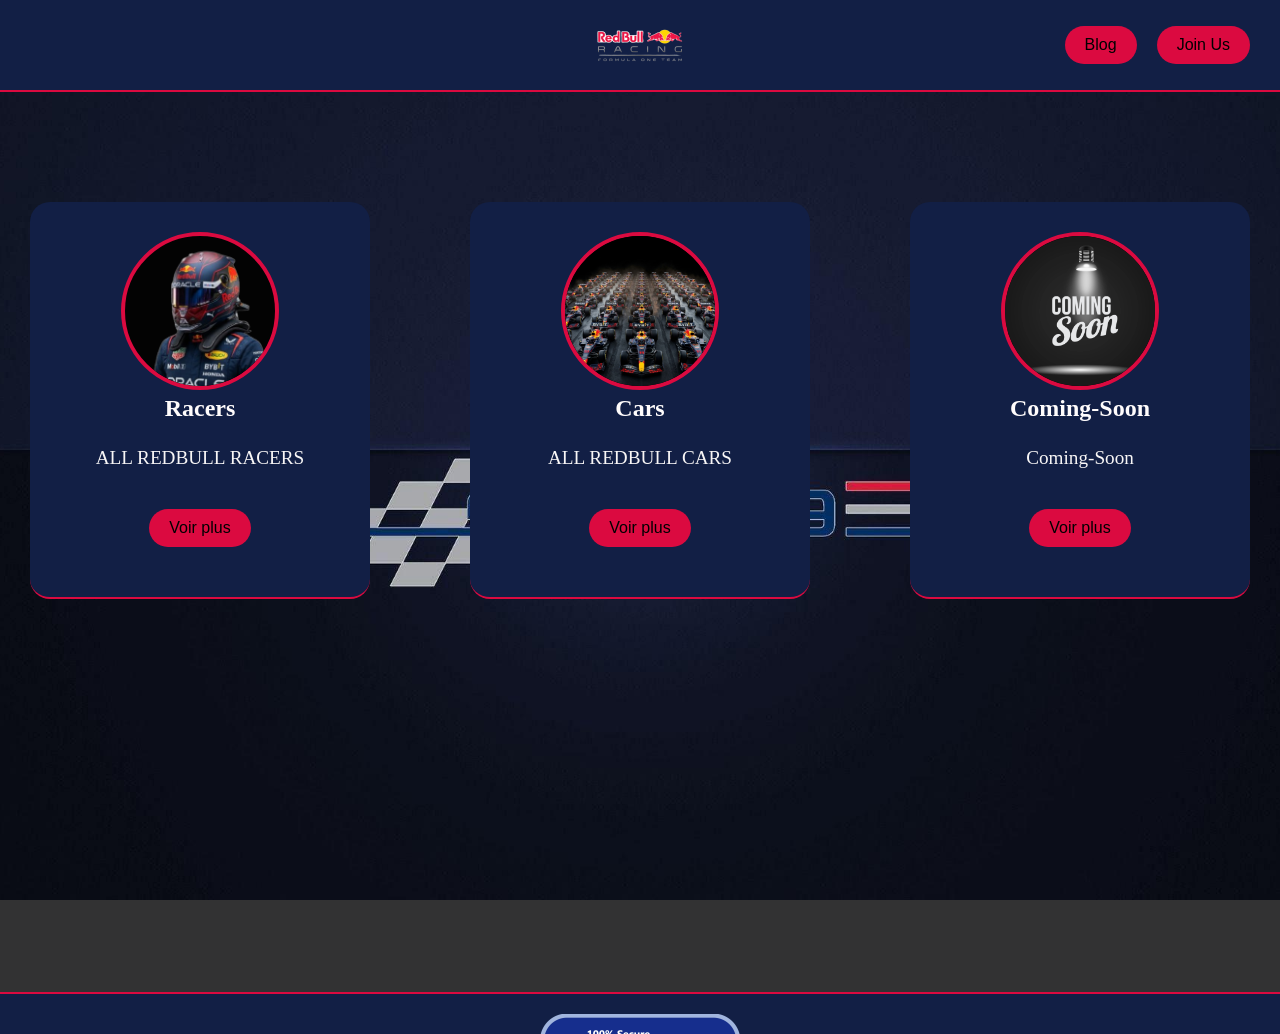
<file: index.html>
<!DOCTYPE html>
<html lang="en">
<head>
<meta charset="UTF-8">
<meta http-equiv="refresh" content="0; url=home-page/home-page.html">
<title>Red Bull</title>
</head>
<body>
<a href="home-page/home-page.html">Enter site</a>
</body>
</html>
</file>
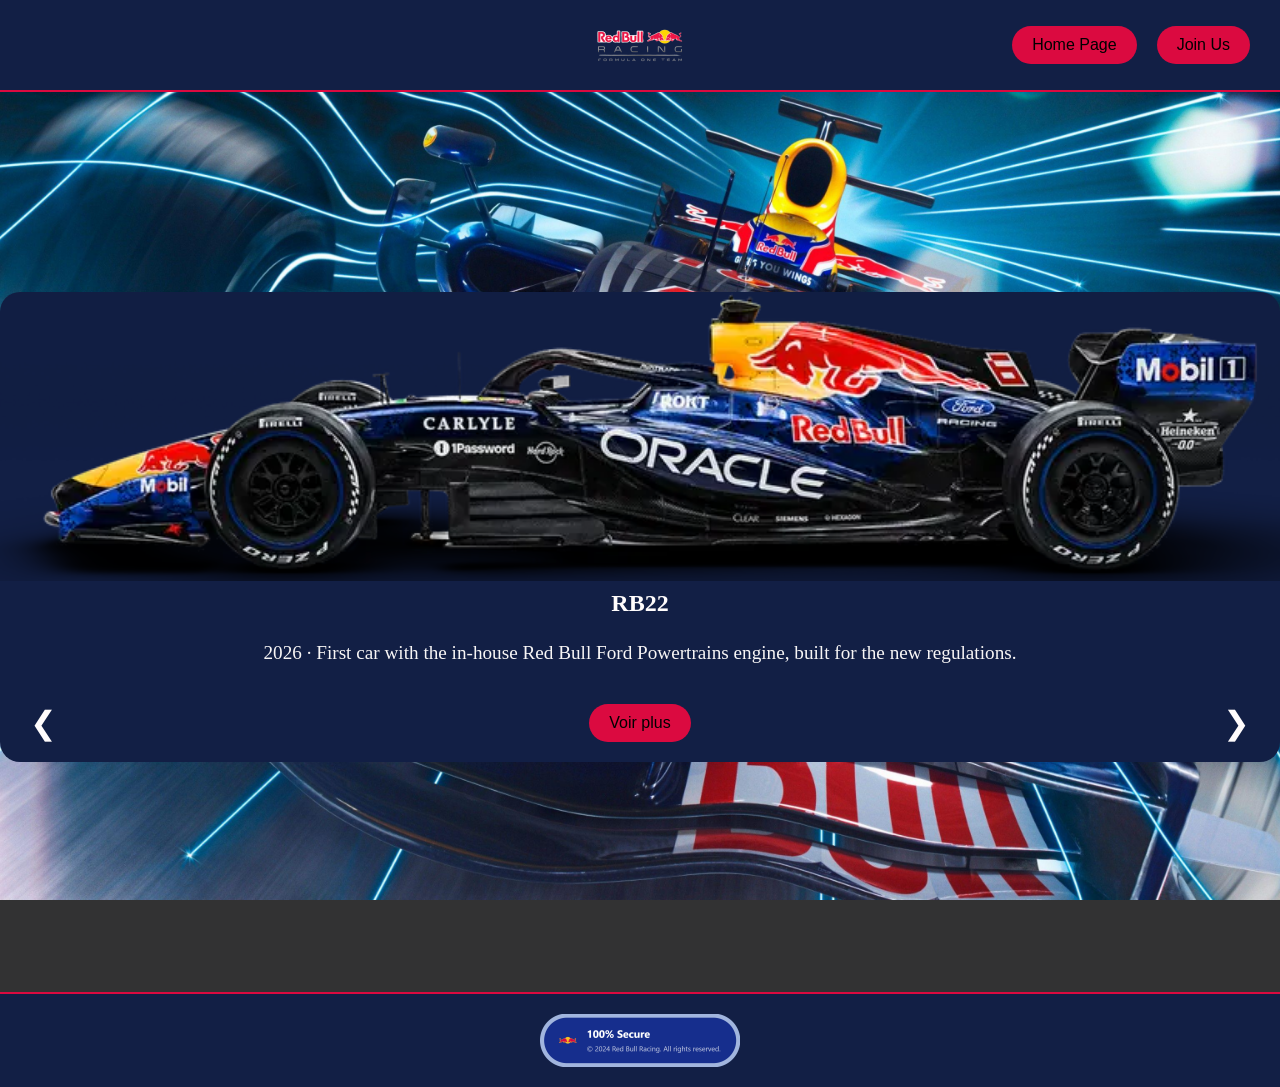
<file: car-page/car-page.html>
<!DOCTYPE html>
<html lang="en">
<head>
    <meta charset="UTF-8">
    <meta name="viewport" content="width=device-width, initial-scale=1.0">
    <title>Document</title>
    <link rel="stylesheet" href="car-page.css">
    <style>
        body {
            background-image: url(../imgs/bg/wbcar.jpg);
            min-height: 100vh;
            background-size: cover;
            background-position: center;
            background-repeat: no-repeat;
            background-attachment: fixed;
        }
    </style>
</head>
<body>
    <div class="header">
            <div class="logo"><img src="../imgs/logo-idk/rb.png"></div>
    <div class="btop">
                    <a href="../home-page/home-page.html">
                        <button class="hover-button">Home Page</button>
                    </a>
                    <a href="https://www.mydigitalschool.com/etre-appele">
                        <button class="hover-button">Join Us</button>
                    </a>

    </div>
</div>
    <div class="container">
        <div class="boxs">
            <div class="box" id="rb22">
                <img src="../imgs/cars/fullveh/rb22.webp" alt="RB22">
                <h2>RB22</h2>
                <p>2026 · First car with the in-house Red Bull Ford Powertrains engine, built for the new regulations.</p>
                <div class="row">
                    <a href="#rb1">&#10094;</a>
                    <button class="hover-button">Voir plus</button>
                    <a href="#rb21">&#10095;</a>
                </div>
            </div>
            <div class="box" id="rb21">
                <img src="../imgs/cars/fullveh/rb21.webp" alt="RB21">
                <h2>RB21</h2>
                <p>2025 · Last Honda-powered Red Bull. Verstappen missed the title by just 2 points.</p>
                <div class="row">
                    <a href="#rb22">&#10094;</a>
                    <button class="hover-button">Voir plus</button>
                    <a href="#rb20">&#10095;</a>
                </div>
            </div>
            <div class="box" id="rb20">
                <img src="../imgs/cars/fullveh/rb20.webp" alt="RB20">
                <h2>RB20</h2>
                <p>2024 · 9 wins and Verstappen's 4th drivers' title in a row.</p>
                <div class="row">
                    <a href="#rb21">&#10094;</a>
                    <button class="hover-button">Voir plus</button>
                    <a href="#rb19">&#10095;</a>
                </div>
            </div>
            <div class="box" id="rb19">
                <img src="../imgs/cars/fullveh/rb19.webp" alt="RB19">
                <h2>RB19</h2>
                <p>2023 · Won 21 of 22 races, the most dominant car in F1 history.</p>
                <div class="row">
                    <a href="#rb20">&#10094;</a>
                    <button class="hover-button">Voir plus</button>
                    <a href="#rb18">&#10095;</a>
                </div>
            </div>
            <div class="box" id="rb18">
                <img src="../imgs/cars/fullveh/rb18.webp" alt="RB18">
                <h2>RB18</h2>
                <p>2022 · Ground-effect era opener. 17 wins and both championships.</p>
                <div class="row">
                    <a href="#rb19">&#10094;</a>
                    <button class="hover-button">Voir plus</button>
                    <a href="#rb16b">&#10095;</a>
                </div>
            </div>
            <div class="box" id="rb16b">
                <img src="../imgs/cars/fullveh/rb16b.webp" alt="RB16B">
                <h2>RB16B</h2>
                <p>2021 · 11 wins and Verstappen's first world title, decided in Abu Dhabi.</p>
                <div class="row">
                    <a href="#rb18">&#10094;</a>
                    <button class="hover-button">Voir plus</button>
                    <a href="#rb16">&#10095;</a>
                </div>
            </div>
            <div class="box" id="rb16">
                <img src="../imgs/cars/fullveh/rb16.webp" alt="RB16">
                <h2>RB16</h2>
                <p>2020 · 2 wins in a shortened season, runner-up to Mercedes.</p>
                <div class="row">
                    <a href="#rb16b">&#10094;</a>
                    <button class="hover-button">Voir plus</button>
                    <a href="#rb15">&#10095;</a>
                </div>
            </div>
            <div class="box" id="rb15">
                <img src="../imgs/cars/fullveh/rb15.webp" alt="RB15">
                <h2>RB15</h2>
                <p>2019 · First Honda-powered Red Bull. 3 wins with Verstappen.</p>
                <div class="row">
                    <a href="#rb16">&#10094;</a>
                    <button class="hover-button">Voir plus</button>
                    <a href="#rb14">&#10095;</a>
                </div>
            </div>
            <div class="box" id="rb14">
                <img src="../imgs/cars/fullveh/rb14.webp" alt="RB14">
                <h2>RB14</h2>
                <p>2018 · Last Renault-powered Red Bull. 4 wins.</p>
                <div class="row">
                    <a href="#rb15">&#10094;</a>
                    <button class="hover-button">Voir plus</button>
                    <a href="#rb13">&#10095;</a>
                </div>
            </div>
            <div class="box" id="rb13">
                <img src="../imgs/cars/fullveh/rb13.webp" alt="RB13">
                <h2>RB13</h2>
                <p>2017 · Wider cars, bigger tyres. 3 wins.</p>
                <div class="row">
                    <a href="#rb14">&#10094;</a>
                    <button class="hover-button">Voir plus</button>
                    <a href="#rb12">&#10095;</a>
                </div>
            </div>
            <div class="box" id="rb12">
                <img src="../imgs/cars/fullveh/rb12.webp" alt="RB12">
                <h2>RB12</h2>
                <p>2016 · Verstappen's first F1 win, on his Red Bull debut in Spain.</p>
                <div class="row">
                    <a href="#rb13">&#10094;</a>
                    <button class="hover-button">Voir plus</button>
                    <a href="#rb11">&#10095;</a>
                </div>
            </div>
            <div class="box" id="rb11">
                <img src="../imgs/cars/fullveh/rb11.webp" alt="RB11">
                <h2>RB11</h2>
                <p>2015 · A tough winless season, 4th in the constructors'.</p>
                <div class="row">
                    <a href="#rb12">&#10094;</a>
                    <button class="hover-button">Voir plus</button>
                    <a href="#rb10">&#10095;</a>
                </div>
            </div>
            <div class="box" id="rb10">
                <img src="../imgs/cars/fullveh/rb10.webp" alt="RB10">
                <h2>RB10</h2>
                <p>2014 · First V6 hybrid Red Bull. Ricciardo took 3 wins.</p>
                <div class="row">
                    <a href="#rb11">&#10094;</a>
                    <button class="hover-button">Voir plus</button>
                    <a href="#rb9">&#10095;</a>
                </div>
            </div>
            <div class="box" id="rb9">
                <img src="../imgs/cars/fullveh/rb9.webp" alt="RB9">
                <h2>RB9</h2>
                <p>2013 · 13 wins, Vettel won 9 in a row for his 4th title.</p>
                <div class="row">
                    <a href="#rb10">&#10094;</a>
                    <button class="hover-button">Voir plus</button>
                    <a href="#rb8">&#10095;</a>
                </div>
            </div>
            <div class="box" id="rb8">
                <img src="../imgs/cars/fullveh/rb8.webp" alt="RB8">
                <h2>RB8</h2>
                <p>2012 · 7 wins and a third straight double championship.</p>
                <div class="row">
                    <a href="#rb9">&#10094;</a>
                    <button class="hover-button">Voir plus</button>
                    <a href="#rb7">&#10095;</a>
                </div>
            </div>
            <div class="box" id="rb7">
                <img src="../imgs/cars/fullveh/rb7.webp" alt="RB7">
                <h2>RB7</h2>
                <p>2011 · Blown-diffuser master. 12 wins and 18 poles.</p>
                <div class="row">
                    <a href="#rb8">&#10094;</a>
                    <button class="hover-button">Voir plus</button>
                    <a href="#rb6">&#10095;</a>
                </div>
            </div>
            <div class="box" id="rb6">
                <img src="../imgs/cars/fullveh/rb6.webp" alt="RB6">
                <h2>RB6</h2>
                <p>2010 · 9 wins and Red Bull's first drivers' and constructors' titles.</p>
                <div class="row">
                    <a href="#rb7">&#10094;</a>
                    <button class="hover-button">Voir plus</button>
                    <a href="#rb5">&#10095;</a>
                </div>
            </div>
            <div class="box" id="rb5">
                <img src="../imgs/cars/fullveh/rb5.webp" alt="RB5">
                <h2>RB5</h2>
                <p>2009 · Red Bull's first win, with Vettel in China. 6 wins total.</p>
                <div class="row">
                    <a href="#rb6">&#10094;</a>
                    <button class="hover-button">Voir plus</button>
                    <a href="#rb4">&#10095;</a>
                </div>
            </div>
            <div class="box" id="rb4">
                <img src="../imgs/cars/fullveh/rb4.webp" alt="RB4">
                <h2>RB4</h2>
                <p>2008 · Coulthard's final season, with a podium in Canada.</p>
                <div class="row">
                    <a href="#rb5">&#10094;</a>
                    <button class="hover-button">Voir plus</button>
                    <a href="#rb3">&#10095;</a>
                </div>
            </div>
            <div class="box" id="rb3">
                <img src="../imgs/cars/fullveh/rb3.webp" alt="RB3">
                <h2>RB3</h2>
                <p>2007 · First Adrian Newey design and first Renault engine.</p>
                <div class="row">
                    <a href="#rb4">&#10094;</a>
                    <button class="hover-button">Voir plus</button>
                    <a href="#rb2">&#10095;</a>
                </div>
            </div>
            <div class="box" id="rb2">
                <img src="../imgs/cars/fullveh/rb2.webp" alt="RB2">
                <h2>RB2</h2>
                <p>2006 · Ferrari-powered. First podium for the team, in Monaco.</p>
                <div class="row">
                    <a href="#rb3">&#10094;</a>
                    <button class="hover-button">Voir plus</button>
                    <a href="#rb1">&#10095;</a>
                </div>
            </div>
            <div class="box" id="rb1">
                <img src="../imgs/cars/fullveh/rb1.webp" alt="RB1">
                <h2>RB1</h2>
                <p>2005 · Where it all started. Cosworth V10, 7th in the constructors'.</p>
                <div class="row">
                    <a href="#rb2">&#10094;</a>
                    <button class="hover-button">Voir plus</button>
                    <a href="#rb22">&#10095;</a>
                </div>
            </div>
        </div>
    </div>
<div class="footer">
    <div class="footer-content">
    <img src="../imgs/logo-idk/footer.png">
    </div>
</div>
    
</body>
</html>
</file>
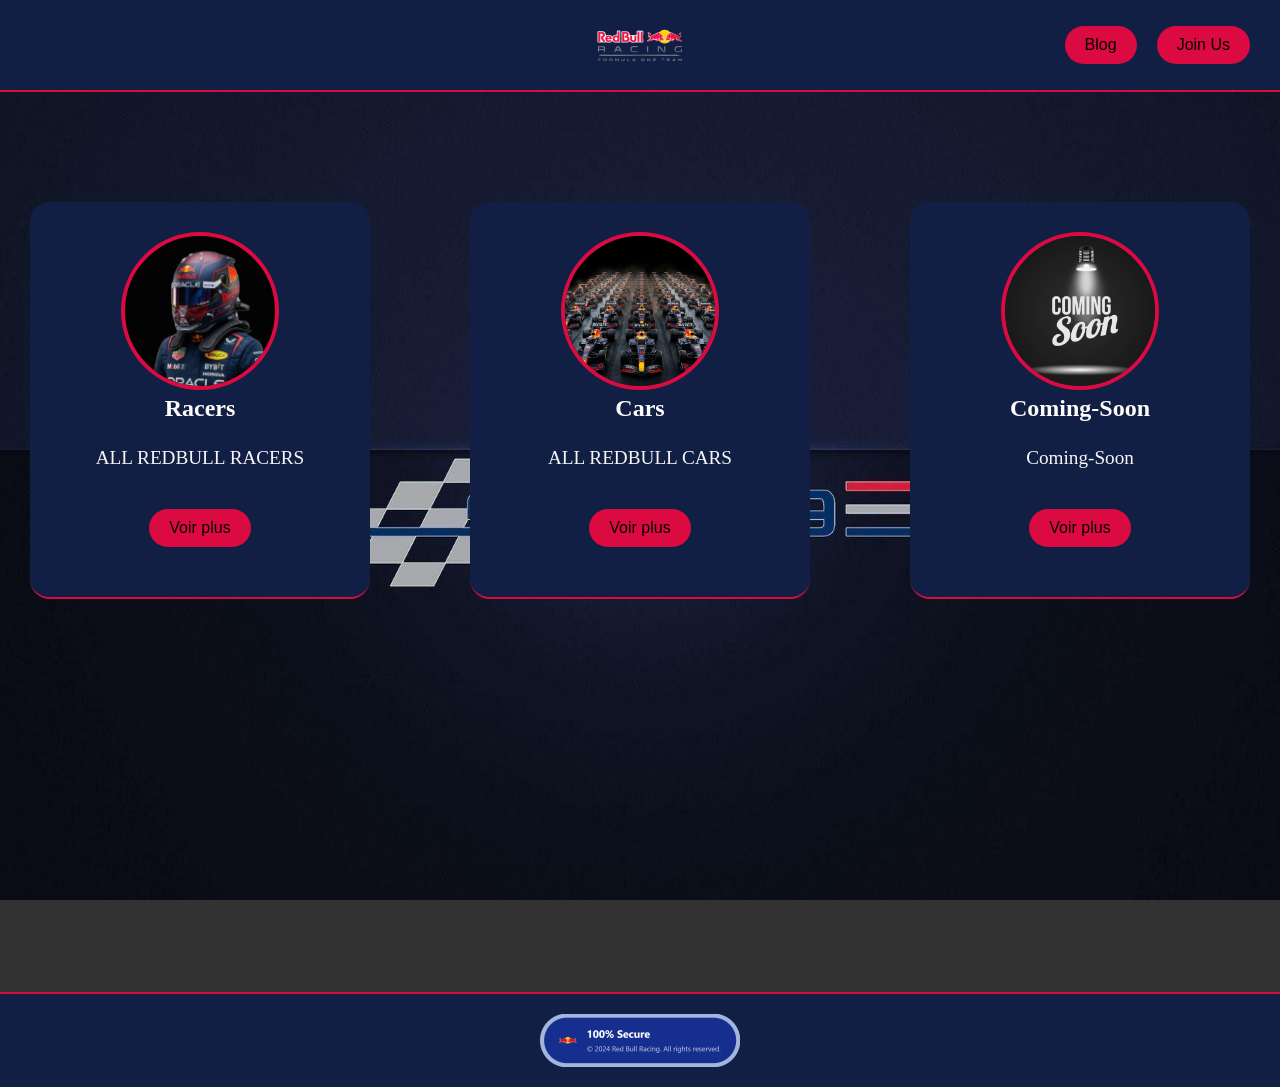
<file: home-page/home-page.html>
<!DOCTYPE html>
<html lang="en">
<head>
    <meta charset="UTF-8">
    <meta name="viewport" content="width=device-width, initial-scale=1.0">
    <title>Document</title>
    <link rel="stylesheet" href="home-page.css">
    <style>
        body {
            background-image: url(../imgs/bg/bghome.jpg);
            min-height: 100vh;
            background-size: cover;
            background-position: center;
            background-repeat: no-repeat;
            background-attachment: fixed;
        }
    </style>
</head>
<body>
    <div class="header">
            <div class="logo"><img src="../imgs/logo-idk/rb.png"></div>
    <div class="btop">
                    <a href="https://www.mydigitalschool.com/">
                        <button class="hover-button">Blog</button>
                    </a>
                    <a href="https://www.mydigitalschool.com/etre-appele">
                        <button class="hover-button">Join Us</button>
                    </a>

    </div>
</div>
    <div class="container">
            <div class="boxs">
                    <div class="box">
    <img src="../imgs/racers/rpfp.png" alt="Red Bull RB20">
    <h2>Racers</h2>
    <p>ALL REDBULL RACERS</p>
    <div class="row">
        <a href="../player-page/players-page.html">
        <button class="hover-button">Voir plus</button>
        </a>
    </div>
</div>
                    <div class="box">
    <img src="../imgs/cars/cpfp.jpg" alt="Red Bull RB20">
    <h2>Cars</h2>
    <p>ALL REDBULL CARS</p>
    <div class="row">
        <a href="../car-page/car-page.html">
        <button class="hover-button">Voir plus</button>
        </a>
    </div>
</div>
                    <div class="box">
    <img src="../imgs/Coming-Soon .jpg" alt="Red Bull RB20">
    <h2>Coming-Soon </h2>
    <p>Coming-Soon </p>
    <div class="row">
        <button class="hover-button">Voir plus</button>
    </div>
</div>
 
            </div>
    </div>

<div class="footer">
    <div class="footer-content">
    <img src="../imgs/logo-idk/footer.png">
    </div>
</div>
    
</body>
</html>
</file>
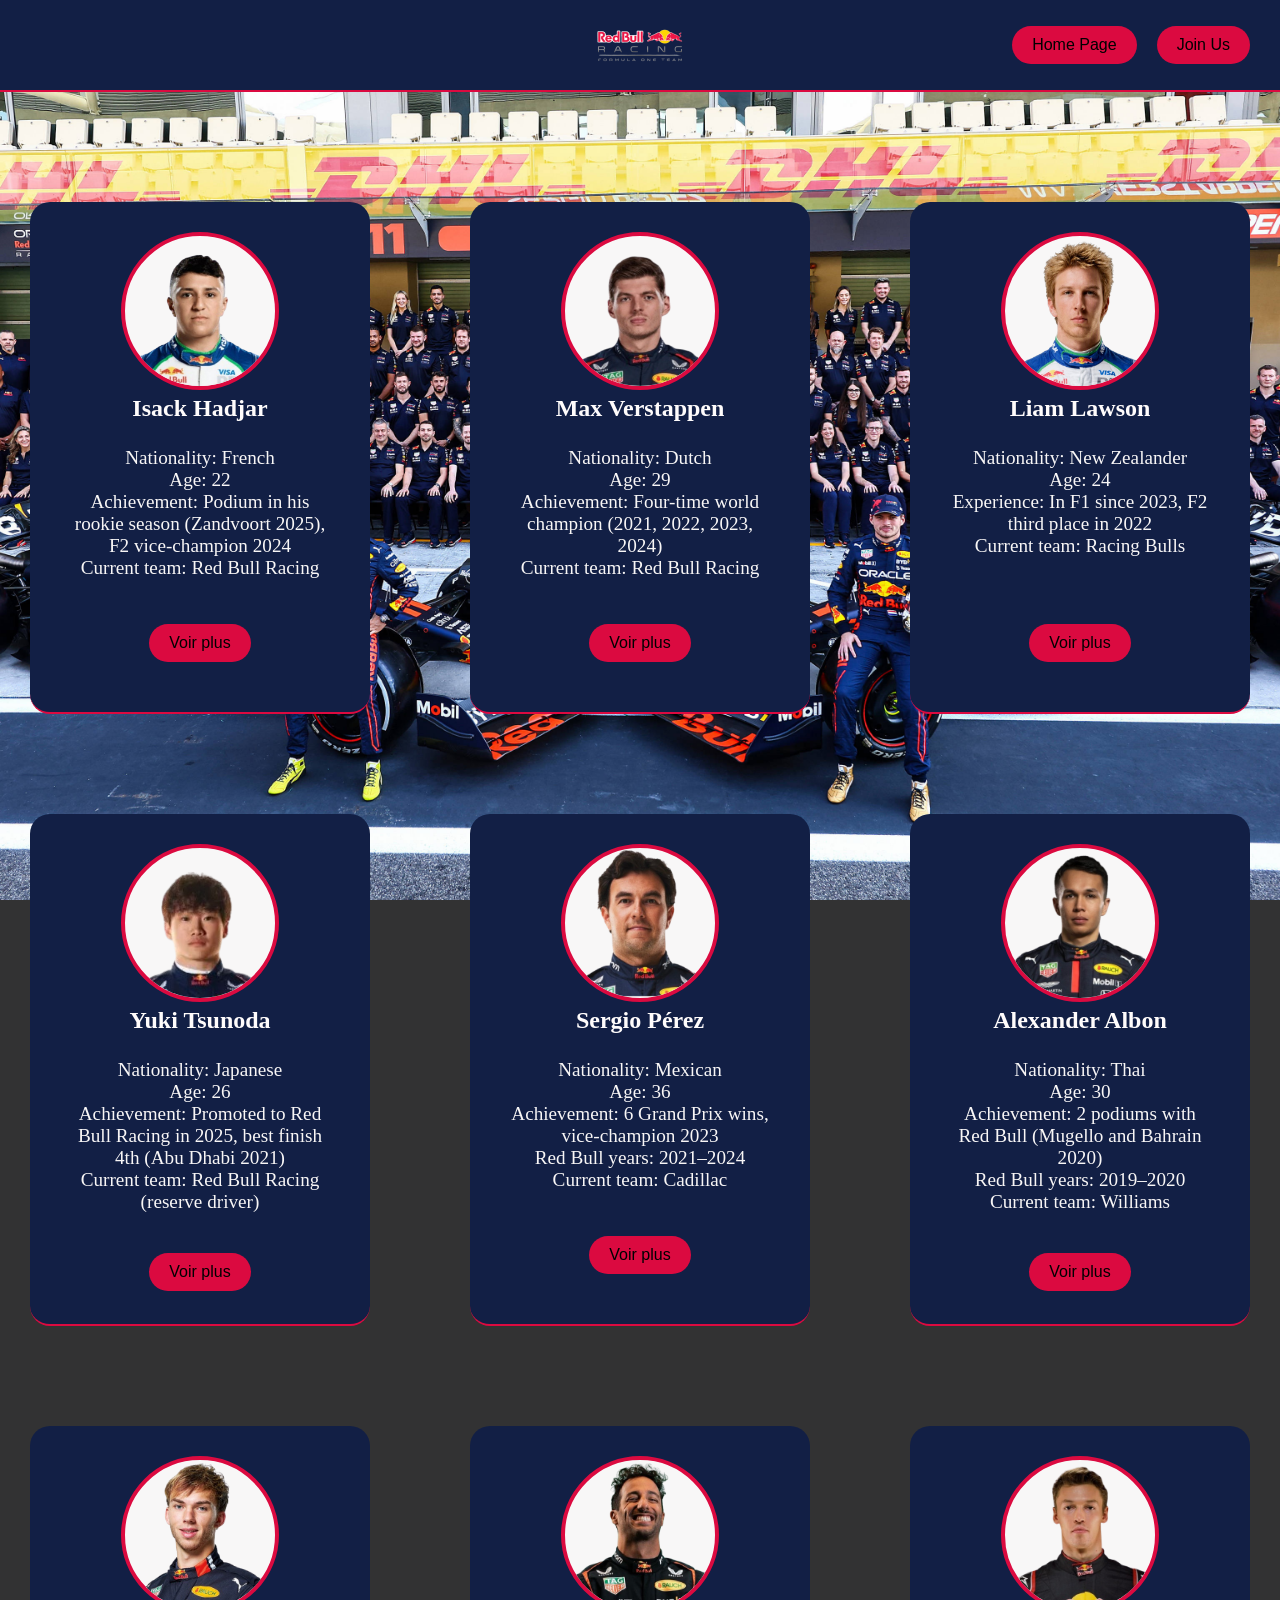
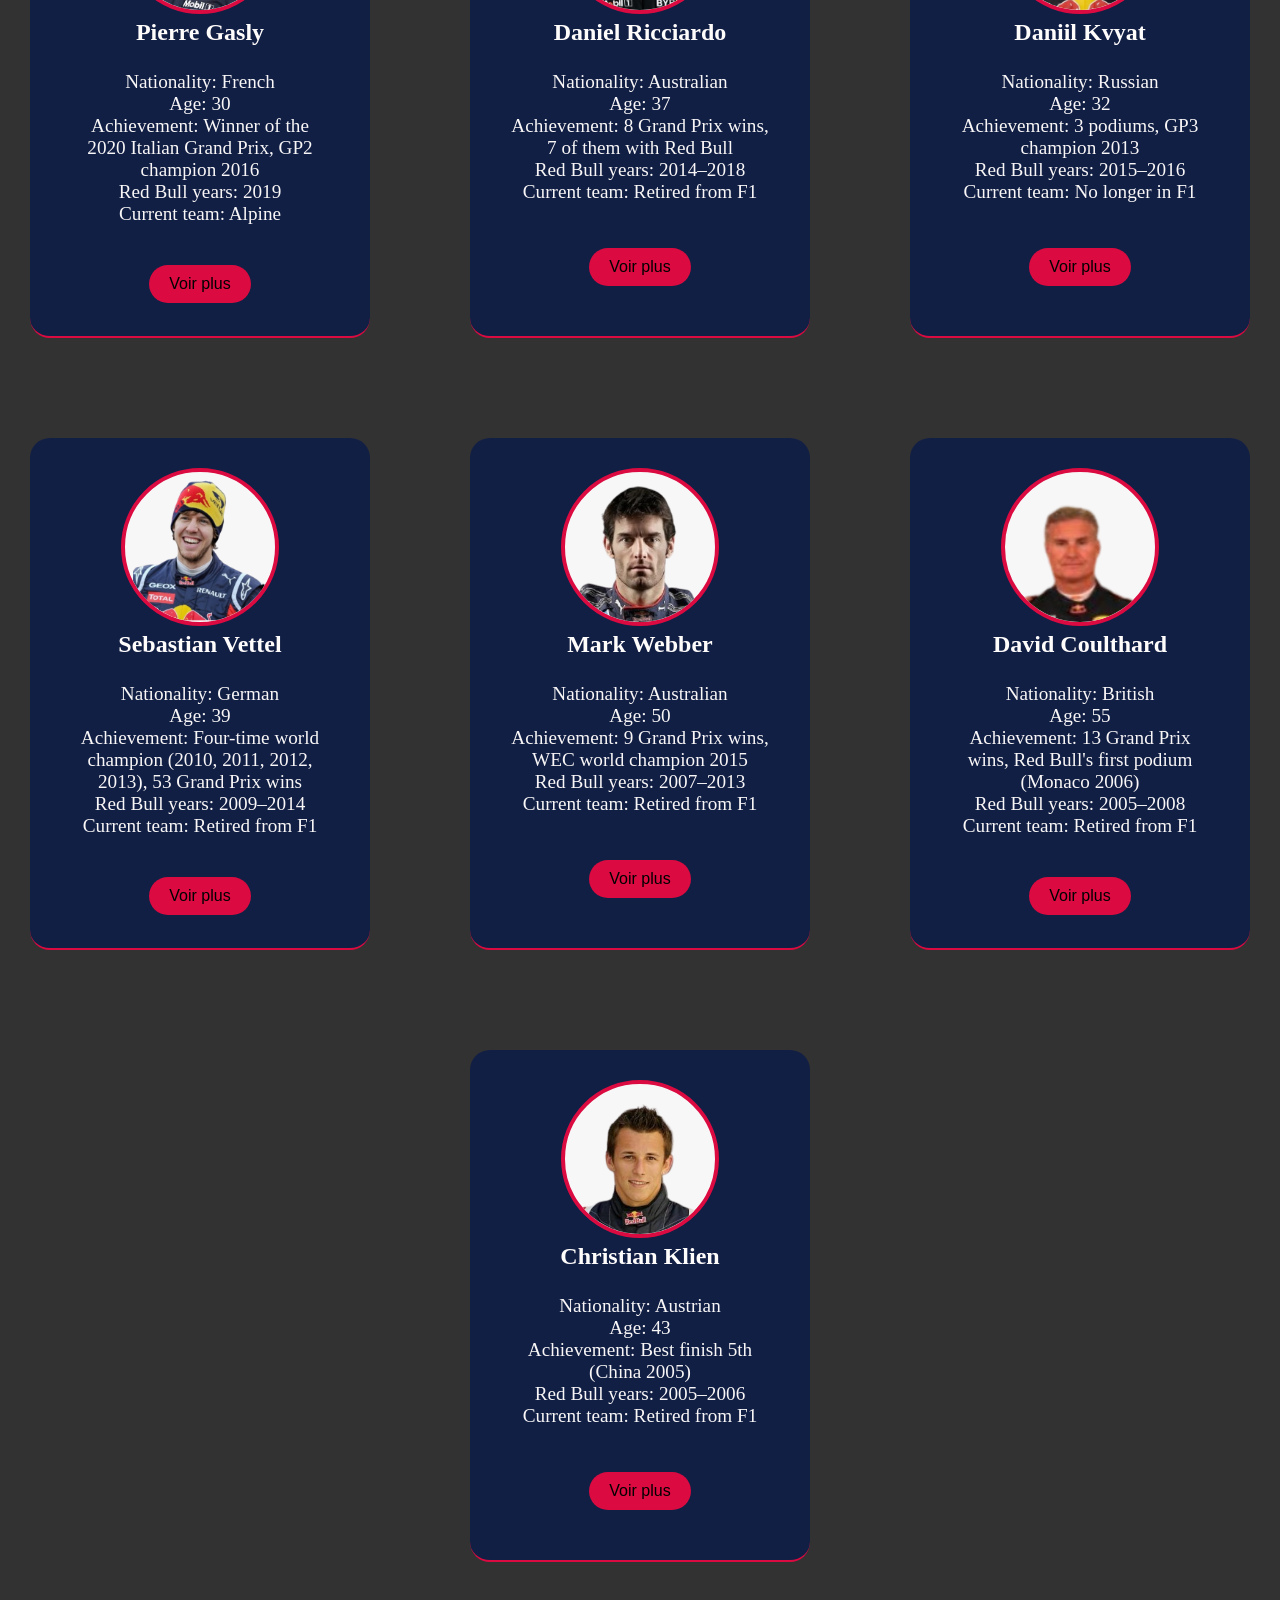
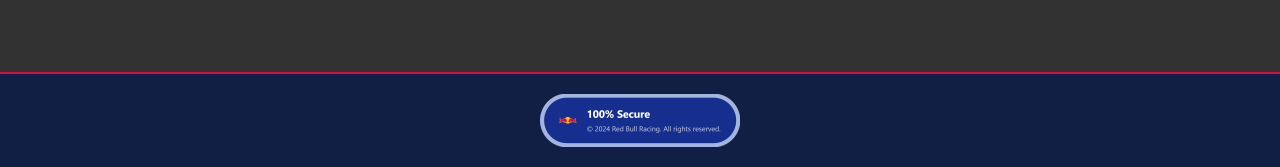
<file: player-page/players-page.html>
<!DOCTYPE html>
<html lang="en">
<head>
    <meta charset="UTF-8">
    <meta name="viewport" content="width=device-width, initial-scale=1.0">
    <title>Document</title>
    <link rel="stylesheet" href="players-page.css">
    <style>
        body {
            background-image: url(../imgs/bg/bgpl.jpg);
            min-height: 100vh;
            background-size: cover;
            background-position: center;
            background-repeat: no-repeat;
            background-attachment: fixed;
        }
    </style>
</head>
<body>
    <div class="header">
            <div class="logo"><img src="../imgs/logo-idk/rb.png"></div>
    <div class="btop">
                    <a href="../home-page/home-page.html">
                        <button class="hover-button">Home Page</button>
                    </a>
                    <a href="https://www.mydigitalschool.com/etre-appele">
                        <button class="hover-button">Join Us</button>
                    </a>

    </div>
</div>
    <div class="container">
            <div class="boxs">
                <div class="box">
    <img src="../imgs/racers/Isack Hadjar.png" alt="Isack Hadjar">
    <h2>Isack Hadjar</h2>
    <p>Nationality: French <br> Age: 22<br>Achievement: Podium in his rookie season (Zandvoort 2025), F2 vice-champion 2024<br>Current team: Red Bull Racing</p>
    <div class="row">
        <button class="hover-button">Voir plus</button>
    </div>
</div>
<div class="box">
    <img src="../imgs/racers/Max Verstappen.png" alt="Max Verstappen">
    <h2>Max Verstappen</h2>
    <p>Nationality: Dutch <br> Age: 29<br>Achievement: Four-time world champion (2021, 2022, 2023, 2024)<br>Current team: Red Bull Racing</p>
    <div class="row">
        <button class="hover-button">Voir plus</button>
    </div>
</div>
<div class="box">
    <img src="../imgs/racers/Liam Lawson.png" alt="Liam Lawson">
    <h2>Liam Lawson</h2>
    <p>Nationality: New Zealander <br> Age: 24<br>Experience: In F1 since 2023, F2 third place in 2022<br>Current team: Racing Bulls</p>
    <div class="row">
        <button class="hover-button">Voir plus</button>
    </div>
</div>
<div class="box">
    <img src="../imgs/racers/Yuki Tsunoda.png" alt="Yuki Tsunoda">
    <h2>Yuki Tsunoda</h2>
    <p>Nationality: Japanese <br> Age: 26<br>Achievement: Promoted to Red Bull Racing in 2025, best finish 4th (Abu Dhabi 2021)<br>Current team: Red Bull Racing (reserve driver)</p>
    <div class="row">
        <button class="hover-button">Voir plus</button>
    </div>
</div>
<div class="box">
    <img src="../imgs/racers/Sergio Pérez.png" alt="Sergio Pérez">
    <h2>Sergio Pérez</h2>
    <p>Nationality: Mexican <br> Age: 36<br>Achievement: 6 Grand Prix wins, vice-champion 2023<br>Red Bull years: 2021–2024<br>Current team: Cadillac</p>
    <div class="row">
        <button class="hover-button">Voir plus</button>
    </div>
</div>
<div class="box">
    <img src="../imgs/racers/Alexander Albon.png" alt="Alexander Albon">
    <h2>Alexander Albon</h2>
    <p>Nationality: Thai <br> Age: 30<br>Achievement: 2 podiums with Red Bull (Mugello and Bahrain 2020)<br>Red Bull years: 2019–2020<br>Current team: Williams</p>
    <div class="row">
        <button class="hover-button">Voir plus</button>
    </div>
</div>
<div class="box">
    <img src="../imgs/racers/Pierre Gasly.png" alt="Pierre Gasly">
    <h2>Pierre Gasly</h2>
    <p>Nationality: French <br> Age: 30<br>Achievement: Winner of the 2020 Italian Grand Prix, GP2 champion 2016<br>Red Bull years: 2019<br>Current team: Alpine</p>
    <div class="row">
        <button class="hover-button">Voir plus</button>
    </div>
</div>
<div class="box">
    <img src="../imgs/racers/Daniel Ricciardo.png" alt="Daniel Ricciardo">
    <h2>Daniel Ricciardo</h2>
    <p>Nationality: Australian <br> Age: 37<br>Achievement: 8 Grand Prix wins, 7 of them with Red Bull<br>Red Bull years: 2014–2018<br>Current team: Retired from F1</p>
    <div class="row">
        <button class="hover-button">Voir plus</button>
    </div>
</div>
<div class="box">
    <img src="../imgs/racers/Daniil Kvyat.png" alt="Daniil Kvyat">
    <h2>Daniil Kvyat</h2>
    <p>Nationality: Russian <br> Age: 32<br>Achievement: 3 podiums, GP3 champion 2013<br>Red Bull years: 2015–2016<br>Current team: No longer in F1</p>
    <div class="row">
        <button class="hover-button">Voir plus</button>
    </div>
</div>
<div class="box">
    <img src="../imgs/racers/Sebastian Vettel.png" alt="Sebastian Vettel">
    <h2>Sebastian Vettel</h2>
    <p>Nationality: German <br> Age: 39<br>Achievement: Four-time world champion (2010, 2011, 2012, 2013), 53 Grand Prix wins<br>Red Bull years: 2009–2014<br>Current team: Retired from F1</p>
    <div class="row">
        <button class="hover-button">Voir plus</button>
    </div>
</div>
<div class="box">
    <img src="../imgs/racers/Mark Webber.png" alt="Mark Webber">
    <h2>Mark Webber</h2>
    <p>Nationality: Australian <br> Age: 50<br>Achievement: 9 Grand Prix wins, WEC world champion 2015<br>Red Bull years: 2007–2013<br>Current team: Retired from F1</p>
    <div class="row">
        <button class="hover-button">Voir plus</button>
    </div>
</div>
<div class="box">
    <img src="../imgs/racers/David Coulthard.png" alt="David Coulthard">
    <h2>David Coulthard</h2>
    <p>Nationality: British <br> Age: 55<br>Achievement: 13 Grand Prix wins, Red Bull's first podium (Monaco 2006)<br>Red Bull years: 2005–2008<br>Current team: Retired from F1</p>
    <div class="row">
        <button class="hover-button">Voir plus</button>
    </div>
</div>
<div class="box">
    <img src="../imgs/racers/Christian Klien.png" alt="Christian Klien">
    <h2>Christian Klien</h2>
    <p>Nationality: Austrian <br> Age: 43<br>Achievement: Best finish 5th (China 2005)<br>Red Bull years: 2005–2006<br>Current team: Retired from F1</p>
    <div class="row">
        <button class="hover-button">Voir plus</button>
    </div>
</div>
            </div>
    </div>

<div class="footer">
    <div class="footer-content">
    <img src="../imgs/logo-idk/footer.png">
    </div>
</div>
    
</body>
</html>
</file>
<file: car-page/car-page.css>
*{
    margin: 0;
    padding: 0;
}
/* hero */
.container{
    width: 100%;
    min-height: 100vh;
    display: flex;
    justify-content: center;
    align-items: flex-start;
}

.boxs {
    display: flex;
    overflow-x: auto;
    scroll-snap-type: x mandatory;
    scroll-behavior: smooth;
    width: 100%;
    max-width: 1400px;
    margin-top: 200px;
    background-color: #121F45;
    border-radius: 20px;
    scrollbar-width: none;

}
.box {
    flex: 0 0 100%;
    scroll-snap-align: start;
    scroll-margin-top: 100vh;
    text-align: center;
}

.boxs::-webkit-scrollbar {
    display: none;
}


.box img {
    width: 100%;
}
.row a {
    font-size: 2rem;
    color: #fffcfc;
    text-decoration: none;
    padding: 0 30px;
}
.box .row {
    margin-top: auto;
}
h2{
    color: #fffcfc;
    margin: 5px ;
}
h1{
    text-align: center;
    padding: 20px;
    font-size: 2rem;
    color: #fffcfc;
}
p{
    text-align: center;
    padding: 20px;
    font-size: 1.2rem;
    color: #f8f6f6;
}
button{
    margin: 20px auto;
    padding: 10px 20px;
    font-size: 1rem;
    color: #DB0A40;
    background-color: rgb(112, 110, 110);
    border: none;
    cursor: pointer;
}
.row{
    display: flex;
    justify-content: space-between;
    align-items: center;
}
.logo{
    position: absolute;
    left: 50%;
    transform: translateX(-50%);
    display: flex;
    align-items: center;
}
/* header */
.header {
    display: flex;
    justify-content: flex-end;
    align-items: center;
    position: sticky;
    top: 0;
    z-index: 100;  
    background-color: #121F45;
    padding: 10px 30px;
    height: 70px;
    border-bottom: 2px solid #DB0A40;
}

.btop {
    display: flex;
    align-items: center;
    gap: 20px;
}
body{
    background-color: #323233;
}
/* button hover  */
.hover-button {
    background-color: #DB0A40;
    color: rgb(0, 0, 0);
    padding: 10px 20px;
    border: none;
    border-radius: 50px;
    transition: background-color 0.3s, transform 0.3s;
}
.hover-button:hover {
    background-color: #FFC906;
    transform: scale(1.1);
}
/* footer */
.footer {
    background-color: #121F45;
    color: #f8f6f6;
    text-align: center;
    padding: 20px;
    border-top: 2px solid #DB0A40;
}
.footer-content {
    display: flex;
    justify-content: center;
    align-items: center;
}
</file>
<file: home-page/home-page.css>
*{
    margin: 0;
    padding: 0;
}
/* hero */
.container{
    width: 100%;
    min-height: 100vh;
    display: flex;
    justify-content: center;
    align-items: flex-start;
}

.boxs {
    display: flex;
    flex-wrap: wrap;
    justify-content: center;
    gap: 100px;
    max-width: 1700px;
    padding: 110px 0;
}

.box {
    width: 300px;
    min-height: 300px;
    padding: 30px 20px;
    background-color: #121F45;
    display: flex;
    flex-direction: column;
    align-items: center;
    border-radius: 20px;
    border-bottom: 2px solid #DB0A40;
}
.box .row {
    margin-top: auto;
}
.box img {
    width: 150px;
    height: 150px;
    border-radius: 50%;
    object-fit: cover;
    border: 4px solid #DB0A40;
    background-color: #030303;
}
h2{
    color: #fffcfc;
    margin: 5px ;
}
h1{
    text-align: center;
    padding: 20px;
    font-size: 2rem;
    color: #fffcfc;
}
p{
    text-align: center;
    padding: 20px;
    font-size: 1.2rem;
    color: #f8f6f6;
}
button{
    margin: 20px auto;
    padding: 10px 20px;
    font-size: 1rem;
    color: #DB0A40;
    background-color: rgb(112, 110, 110);
    border: none;
    cursor: pointer;
}
.row{
    display: flex;
    justify-content: space-between;
    align-items: center;
}
.logo{
    position: absolute;
    left: 50%;
    transform: translateX(-50%);
    display: flex;
    align-items: center;
}
/* header */
.header {
    display: flex;
    justify-content: flex-end;
    align-items: center;
    position: sticky;
    top: 0;
    z-index: 100;  
    background-color: #121F45;
    padding: 10px 30px;
    height: 70px;
    border-bottom: 2px solid #DB0A40;
}

.btop {
    display: flex;
    align-items: center;
    gap: 20px;
}
body{
    background-color: #323233;
}
/* button hover  */
.hover-button {
    background-color: #DB0A40;
    color: rgb(0, 0, 0);
    padding: 10px 20px;
    border: none;
    border-radius: 50px;
    transition: background-color 0.3s, transform 0.3s;
}
.hover-button:hover {
    background-color: #FFC906;
    transform: scale(1.1);
}
/* footer */
.footer {
    background-color: #121F45;
    color: #f8f6f6;
    text-align: center;
    padding: 20px;
    border-top: 2px solid #DB0A40;
}
.footer-content {
    display: flex;
    justify-content: center;
    align-items: center;
}
</file>
<file: player-page/players-page.css>
*{
    margin: 0;
    padding: 0;
}
/* hero */
.container{
    width: 100%;
    min-height: 100vh;
    display: flex;
    justify-content: center;
    align-items: flex-start;
}

.boxs {
    display: flex;
    flex-wrap: wrap;
    justify-content: center;
    gap: 100px;
    max-width: 1700px;
    padding: 110px 0;
}

.box {
    width: 300px;
    height: 450px;
    padding: 30px 20px;
    background-color: #121F45;
    display: flex;
    flex-direction: column;
    align-items: center;
    border-radius: 20px;
    border-bottom: 2px solid #DB0A40;
}
.box .row {
    margin-top: auto;
}
.box img {
    width: 150px;
    height: 150px;
    flex-shrink: 0;          
    border-radius: 50%;
    object-fit: cover;
    object-position: top;    
    border: 4px solid #DB0A40;
    background-color: #f8f7f7;
}
h2{
    color: #fffcfc;
    margin: 5px ;
}
h1{
    text-align: center;
    padding: 20px;
    font-size: 2rem;
    color: #fffcfc;
}
p{
    text-align: center;
    padding: 20px;
    font-size: 1.2rem;
    color: #f8f6f6;
}
button{
    margin: 20px auto;
    padding: 10px 20px;
    font-size: 1rem;
    color: #DB0A40;
    background-color: rgb(112, 110, 110);
    border: none;
    cursor: pointer;
}
.row{
    display: flex;
    justify-content: space-between;
    align-items: center;
}
.logo{
    position: absolute;
    left: 50%;
    transform: translateX(-50%);
    display: flex;
    align-items: center;
}
/* header */
.header {
    display: flex;
    justify-content: flex-end;
    align-items: center;
    position: sticky;
    top: 0;
    z-index: 100;  
    background-color: #121F45;
    padding: 10px 30px;
    height: 70px;
    border-bottom: 2px solid #DB0A40;
}

.btop {
    display: flex;
    align-items: center;
    gap: 20px;
}
body{
    background-color: #323233;
}
/* button hover  */
.hover-button {
    background-color: #DB0A40;
    color: rgb(0, 0, 0);
    padding: 10px 20px;
    border: none;
    border-radius: 50px;
    transition: background-color 0.3s, transform 0.3s;
}
.hover-button:hover {
    background-color: #FFC906;
    transform: scale(1.1);
}
/* footer */
.footer {
    background-color: #121F45;
    color: #f8f6f6;
    text-align: center;
    padding: 20px;
    border-top: 2px solid #DB0A40;
}
.footer-content {
    display: flex;
    justify-content: center;
    align-items: center;
}
</file>
